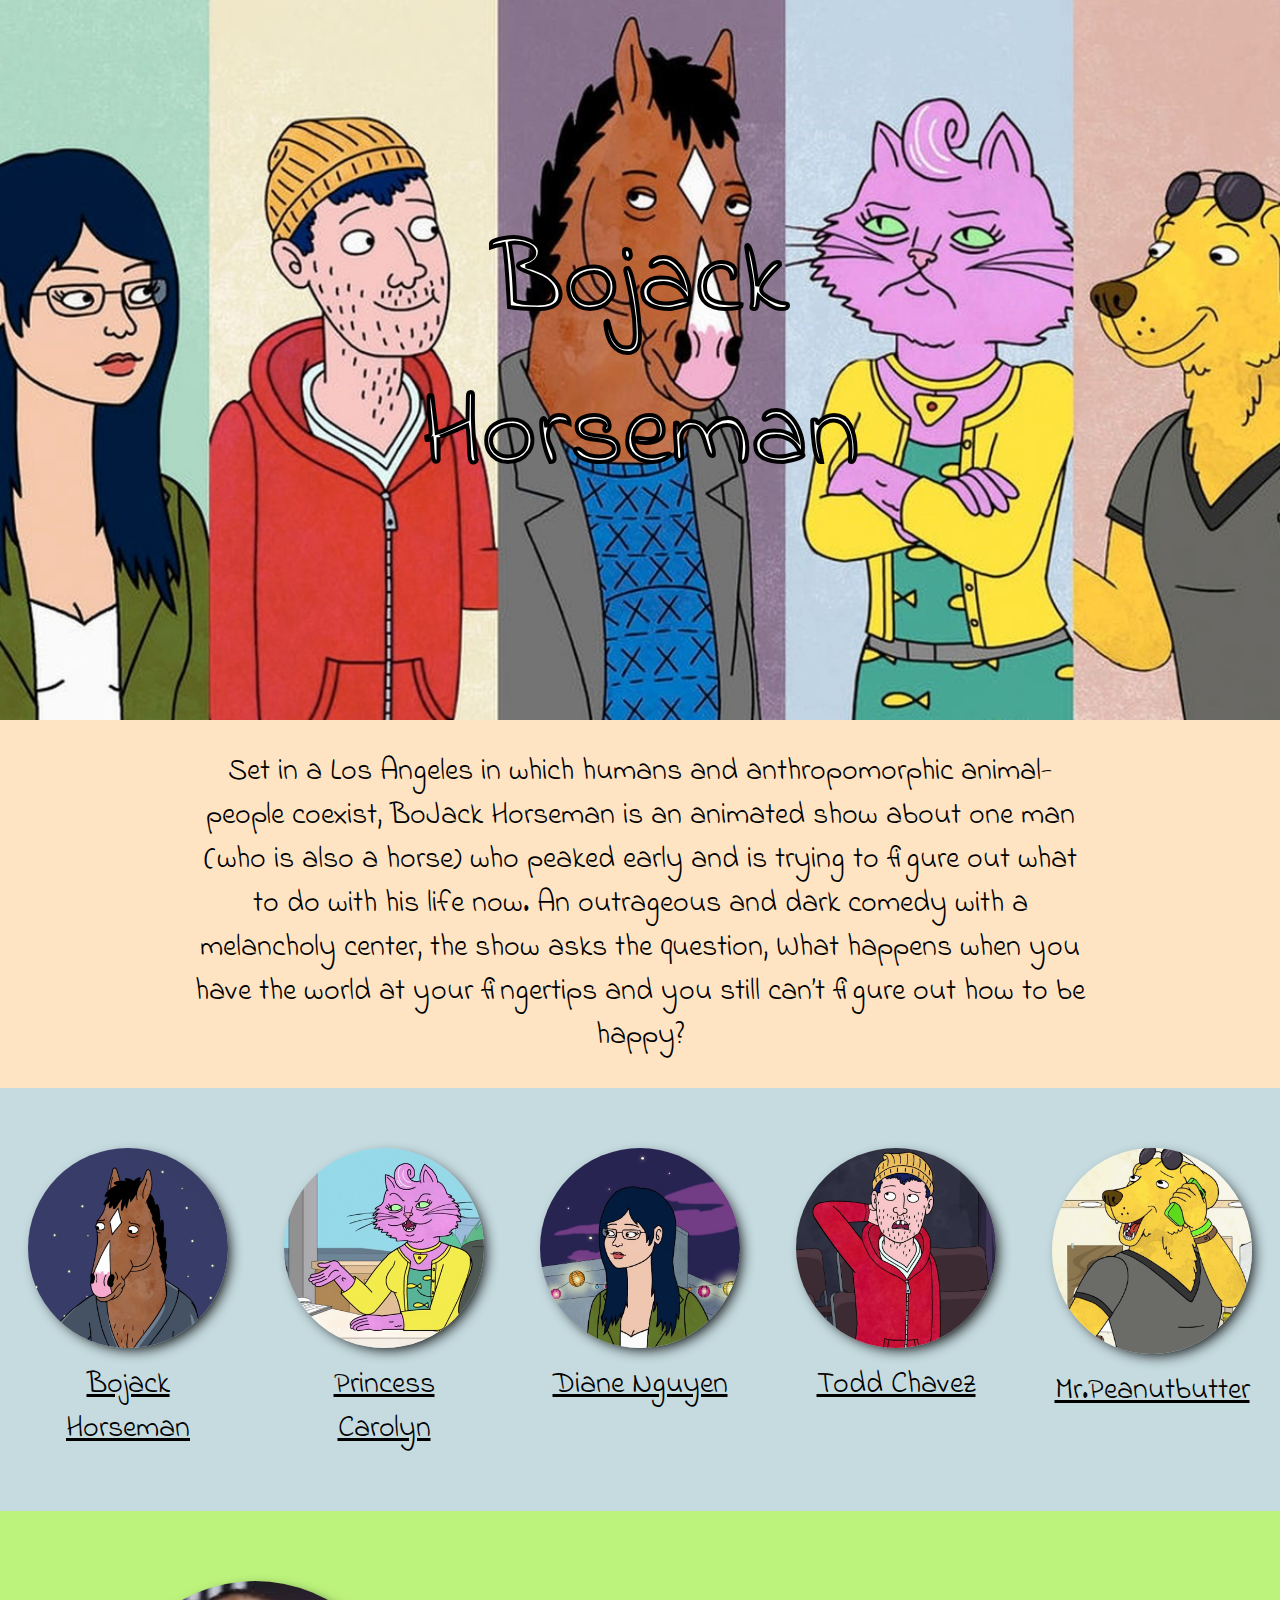
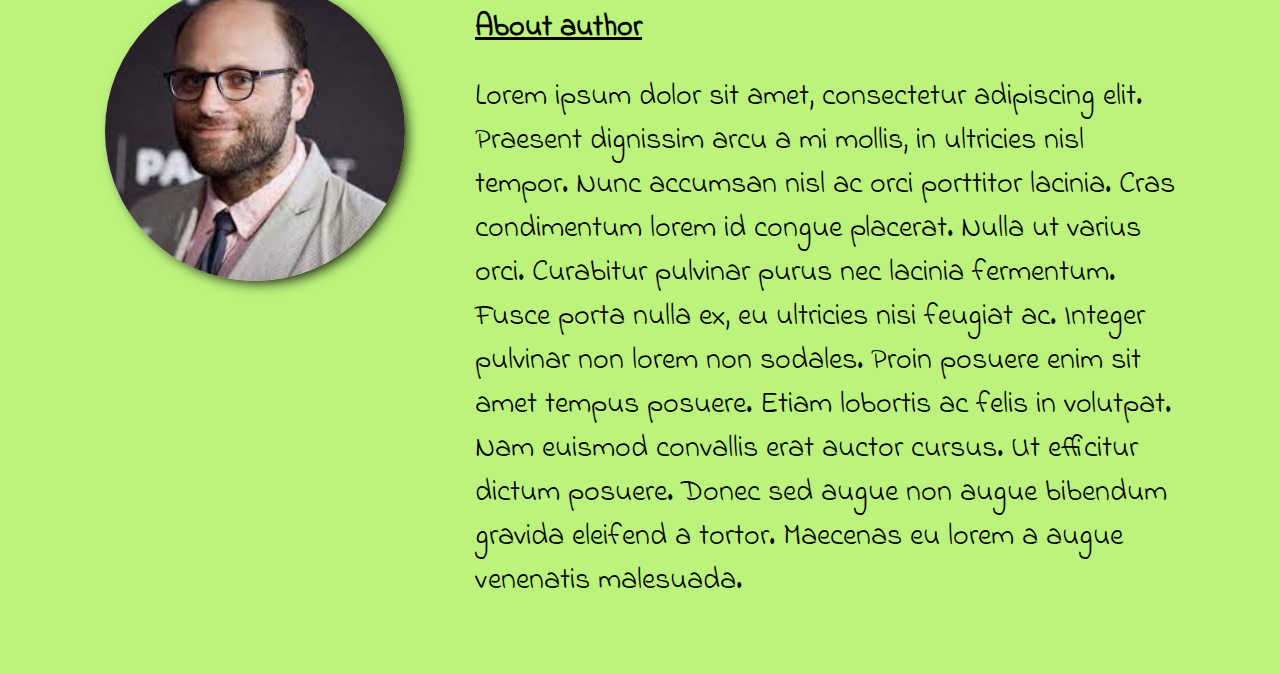
<file: index.html>
<!DOCTYPE html>
<html lang="en">
  <head>
    <meta charset="UTF-8" />
    <meta http-equiv="X-UA-Compatible" content="IE=edge" />
    <meta name="viewport" content="width=device-width, initial-scale=1.0" />
    <link rel="stylesheet" href="style.css" />
    <title>Bojack Horseman</title>
    <link rel="preconnect" href="https://fonts.gstatic.com" />
    <link
      href="https://fonts.googleapis.com/css2?family=Indie+Flower&display=swap"
      rel="stylesheet"
    />
  </head>
  <body>
    <div class="container">
      <img class="coverbig" src="svi.jpg" alt="" />
      <div class="centered">Bojack Horseman</div>
    </div>
    <div class="introcontainer">
      <div class="introtext">
        Set in a Los Angeles in which humans and anthropomorphic animal-people
        coexist, BoJack Horseman is an animated show about one man (who is also
        a horse) who peaked early and is trying to figure out what to do with
        his life now. An outrageous and dark comedy with a melancholy center,
        the show asks the question, What happens when you have the world at your
        fingertips and you still can’t figure out how to be happy?
      </div>
    </div>
    <div class="charactercontainer">
      <div class="character">
        <a href="Bojack.html">
          <img src="Bojack1.jpg" alt="" class="characterphoto" />
          <div class="charactername">Bojack Horseman</div>
        </a>
      </div>

      <div class="character">
        <a href="PrincessCarolyn.html"
          ><img src="PrincessCarolyn1.png" alt="" class="characterphoto"
        /></a>
        <div class="charactername">
          <a href="PrincessCarolyn.html">Princess Carolyn</a>
        </div>
      </div>

      <div class="character">
        <a href="Diane.html">
          <img src="Diane1.jpg" alt="" class="characterphoto"
        /></a>
        <div class="charactername">
          <a href="Diane.html">Diane Nguyen</a>
        </div>
      </div>

      <div class="character">
        <a href="Todd.html"
          ><img src="Todd1.webp" alt="" class="characterphoto"
        /></a>
        <div class="charactername">
          <a href="Todd.html">Todd Chavez</a>
        </div>
      </div>

      <div class="character">
        <a href="Mr.Peanutbutter.html">
          <img src="MrPeanutbutter1.png" alt="" class="characterphoto"
        /></a>
        <div class="charactername">
          <a href="Mr.Peanutbutter.html">Mr.Peanutbutter</a>
        </div>
      </div>
    </div>
    <div class="aboutauthorcontainer">
      <img src="author.jpg" class="aboutauthorimage" alt="" />
      <div class="aboutauthortxt">
        <h2 style="font-size: 30px;"> About author </h2>
        Lorem ipsum dolor sit amet, consectetur adipiscing elit. Praesent
        dignissim arcu a mi mollis, in ultricies nisl tempor. Nunc accumsan nisl
        ac orci porttitor lacinia. Cras condimentum lorem id congue placerat.
        Nulla ut varius orci. Curabitur pulvinar purus nec lacinia fermentum.
        Fusce porta nulla ex, eu ultricies nisi feugiat ac. Integer pulvinar non
        lorem non sodales. Proin posuere enim sit amet tempus posuere. Etiam
        lobortis ac felis in volutpat. Nam euismod convallis erat auctor cursus.
        Ut efficitur dictum posuere. Donec sed augue non augue bibendum gravida
        eleifend a tortor. Maecenas eu lorem a augue venenatis malesuada.
      </div>
    </div>
  </body>
</html>
</file>
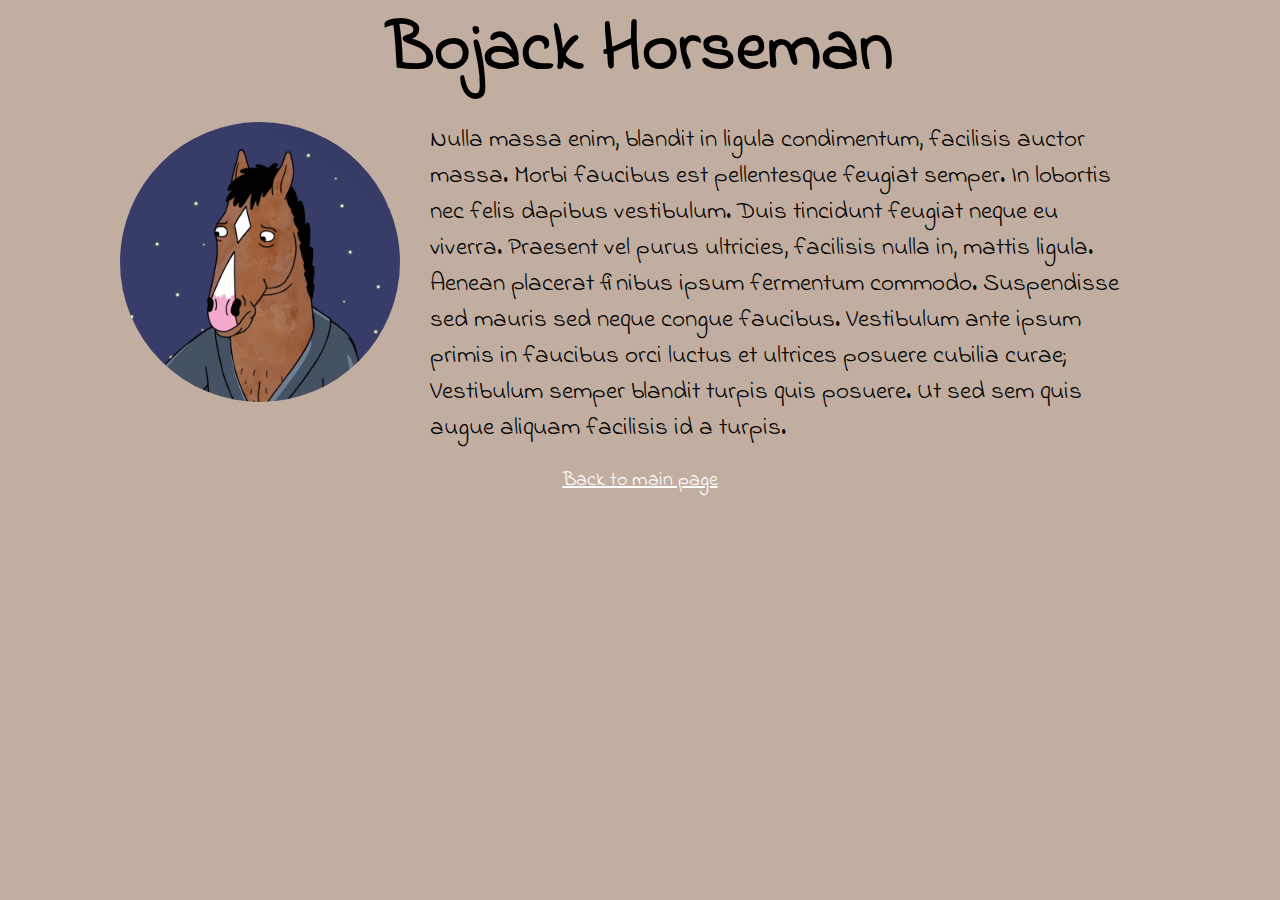
<file: Bojack.html>
<!DOCTYPE html>
<html lang="en">
  <head>
    <meta charset="UTF-8" />
    <meta http-equiv="X-UA-Compatible" content="IE=edge" />
    <meta name="viewport" content="width=device-width, initial-scale=1.0" />
    <title>About Character</title>
    <link rel="stylesheet" href="character.css" />
    <link
      href="https://fonts.googleapis.com/css2?family=Indie+Flower&display=swap"
      rel="stylesheet"
    />
  </head>
  <body id="bojackcolorpage">
    <h1>Bojack Horseman</h1>
    <div class="aboutchcontainer">
      <img class="aboutchphoto" src="Bojack1.jpg" alt="" />
      <div class="aboutchtext">
        Nulla massa enim, blandit in ligula condimentum, facilisis auctor massa.
        Morbi faucibus est pellentesque feugiat semper. In lobortis nec felis
        dapibus vestibulum. Duis tincidunt feugiat neque eu viverra. Praesent
        vel purus ultricies, facilisis nulla in, mattis ligula. Aenean placerat
        finibus ipsum fermentum commodo. Suspendisse sed mauris sed neque congue
        faucibus. Vestibulum ante ipsum primis in faucibus orci luctus et
        ultrices posuere cubilia curae; Vestibulum semper blandit turpis quis
        posuere. Ut sed sem quis augue aliquam facilisis id a turpis.
      </div>
    </div>
    <a href="index.html" class="linkmain">Back to main page</a>
  </body>
</html>
</file>
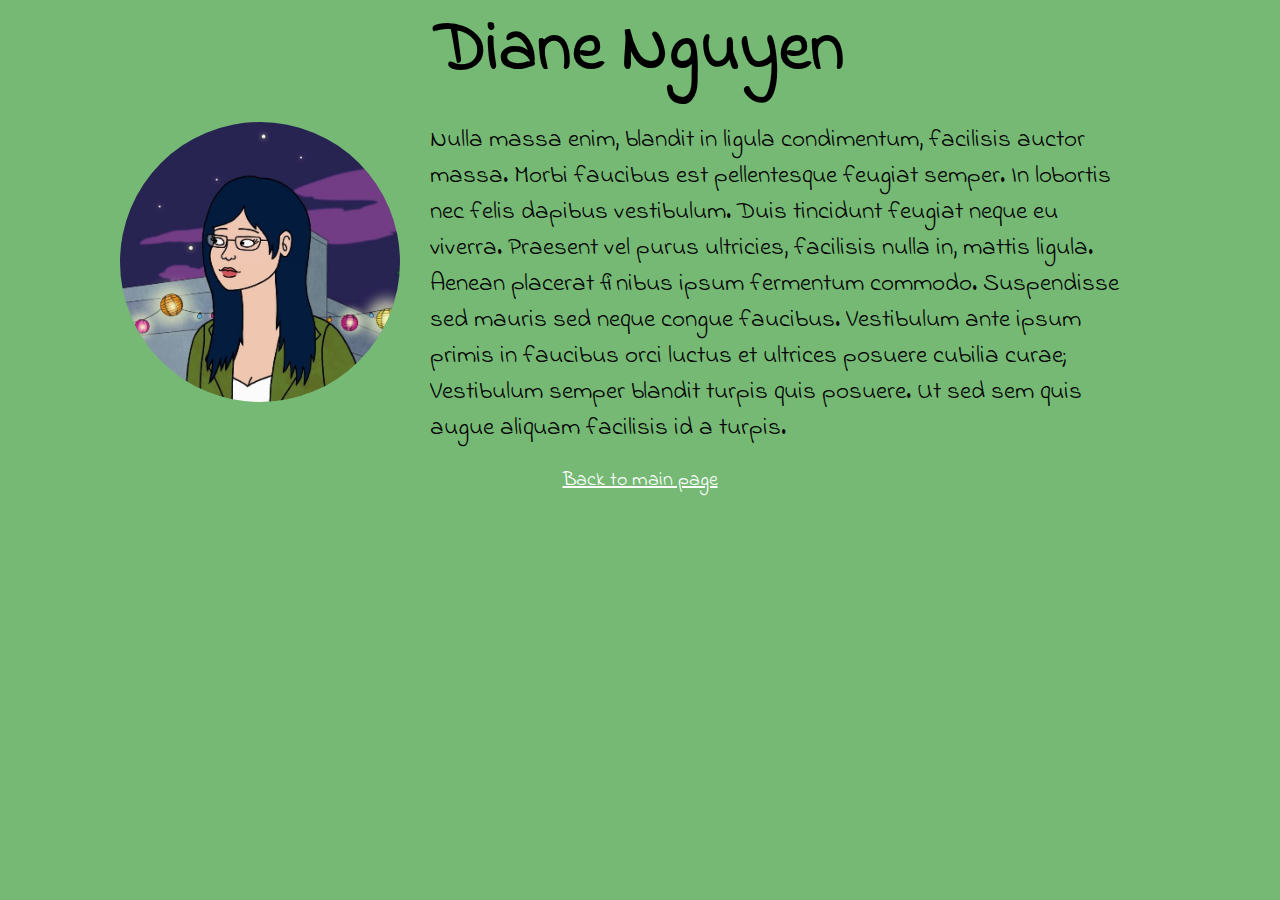
<file: Diane.html>
<!DOCTYPE html>
<html lang="en">
  <head>
    <meta charset="UTF-8" />
    <meta http-equiv="X-UA-Compatible" content="IE=edge" />
    <meta name="viewport" content="width=device-width, initial-scale=1.0" />
    <title>About Character</title>
    <link rel="stylesheet" href="character.css" />
    <link
      href="https://fonts.googleapis.com/css2?family=Indie+Flower&display=swap"
      rel="stylesheet"
    />
  </head>
  <body id="dianecolorpage">
    <h1>Diane Nguyen</h1>
    <div class="aboutchcontainer">
      <img class="aboutchphoto" src="Diane1.jpg" alt="" />
      <div class="aboutchtext">
        Nulla massa enim, blandit in ligula condimentum, facilisis auctor massa.
        Morbi faucibus est pellentesque feugiat semper. In lobortis nec felis
        dapibus vestibulum. Duis tincidunt feugiat neque eu viverra. Praesent
        vel purus ultricies, facilisis nulla in, mattis ligula. Aenean placerat
        finibus ipsum fermentum commodo. Suspendisse sed mauris sed neque congue
        faucibus. Vestibulum ante ipsum primis in faucibus orci luctus et
        ultrices posuere cubilia curae; Vestibulum semper blandit turpis quis
        posuere. Ut sed sem quis augue aliquam facilisis id a turpis.
      </div>
    </div>
    <a href="index.html" class="linkmain">Back to main page</a>
  </body>
</html>
</file>
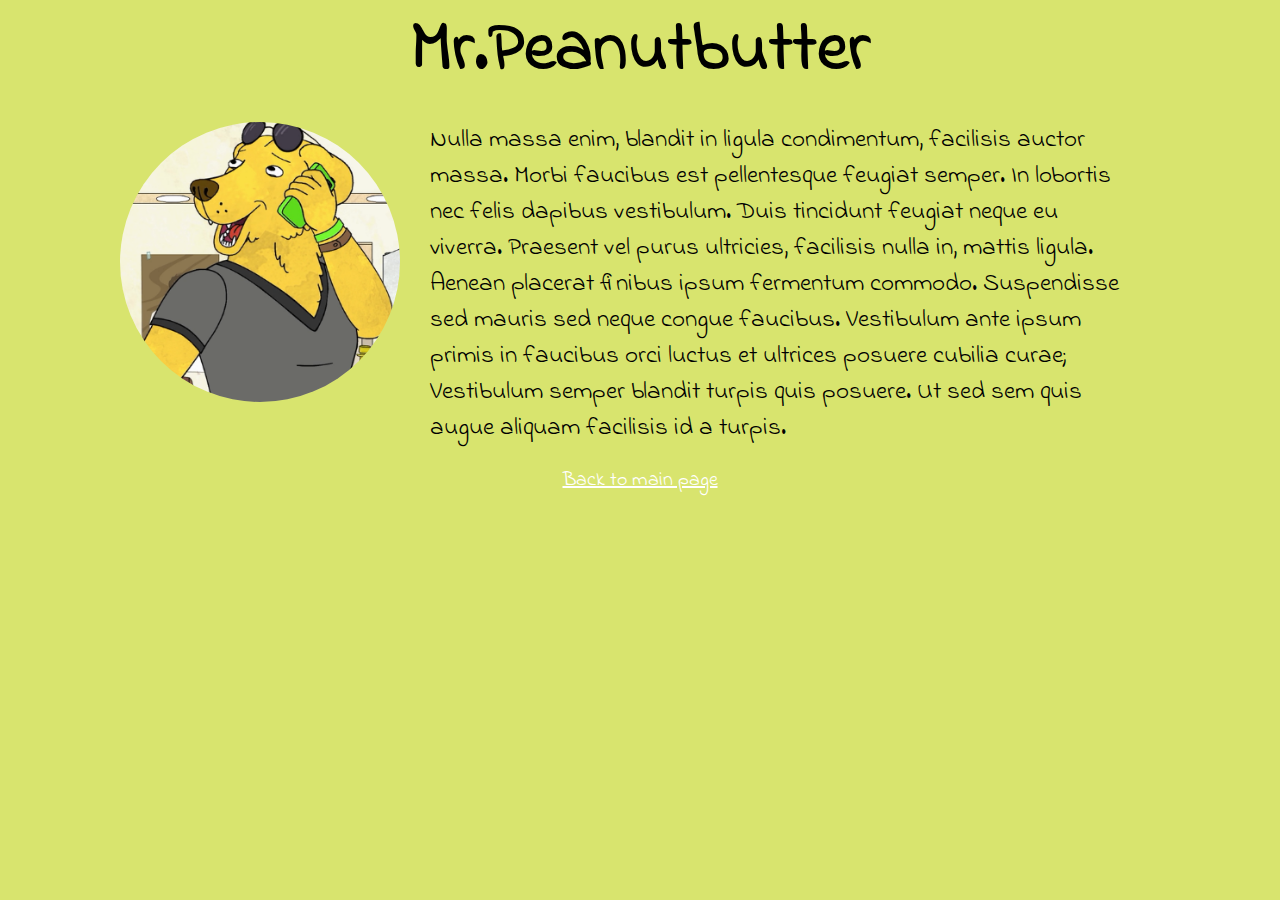
<file: Mr.Peanutbutter.html>
<!DOCTYPE html>
<html lang="en">
  <head>
    <meta charset="UTF-8" />
    <meta http-equiv="X-UA-Compatible" content="IE=edge" />
    <meta name="viewport" content="width=device-width, initial-scale=1.0" />
    <title>About Character</title>
    <link rel="stylesheet" href="character.css" />
    <link
      href="https://fonts.googleapis.com/css2?family=Indie+Flower&display=swap"
      rel="stylesheet"
    />
  </head>
  <body id="mrpcolorpage">
    <h1>Mr.Peanutbutter</h1>
    <div class="aboutchcontainer">
      <img class="aboutchphoto" src="MrPeanutbutter1.png" alt="" />
      <div class="aboutchtext">
        Nulla massa enim, blandit in ligula condimentum, facilisis auctor massa.
        Morbi faucibus est pellentesque feugiat semper. In lobortis nec felis
        dapibus vestibulum. Duis tincidunt feugiat neque eu viverra. Praesent
        vel purus ultricies, facilisis nulla in, mattis ligula. Aenean placerat
        finibus ipsum fermentum commodo. Suspendisse sed mauris sed neque congue
        faucibus. Vestibulum ante ipsum primis in faucibus orci luctus et
        ultrices posuere cubilia curae; Vestibulum semper blandit turpis quis
        posuere. Ut sed sem quis augue aliquam facilisis id a turpis.
      </div>
    </div>
    <a href="index.html" class="linkmain">Back to main page</a>
  </body>
</html>
</file>
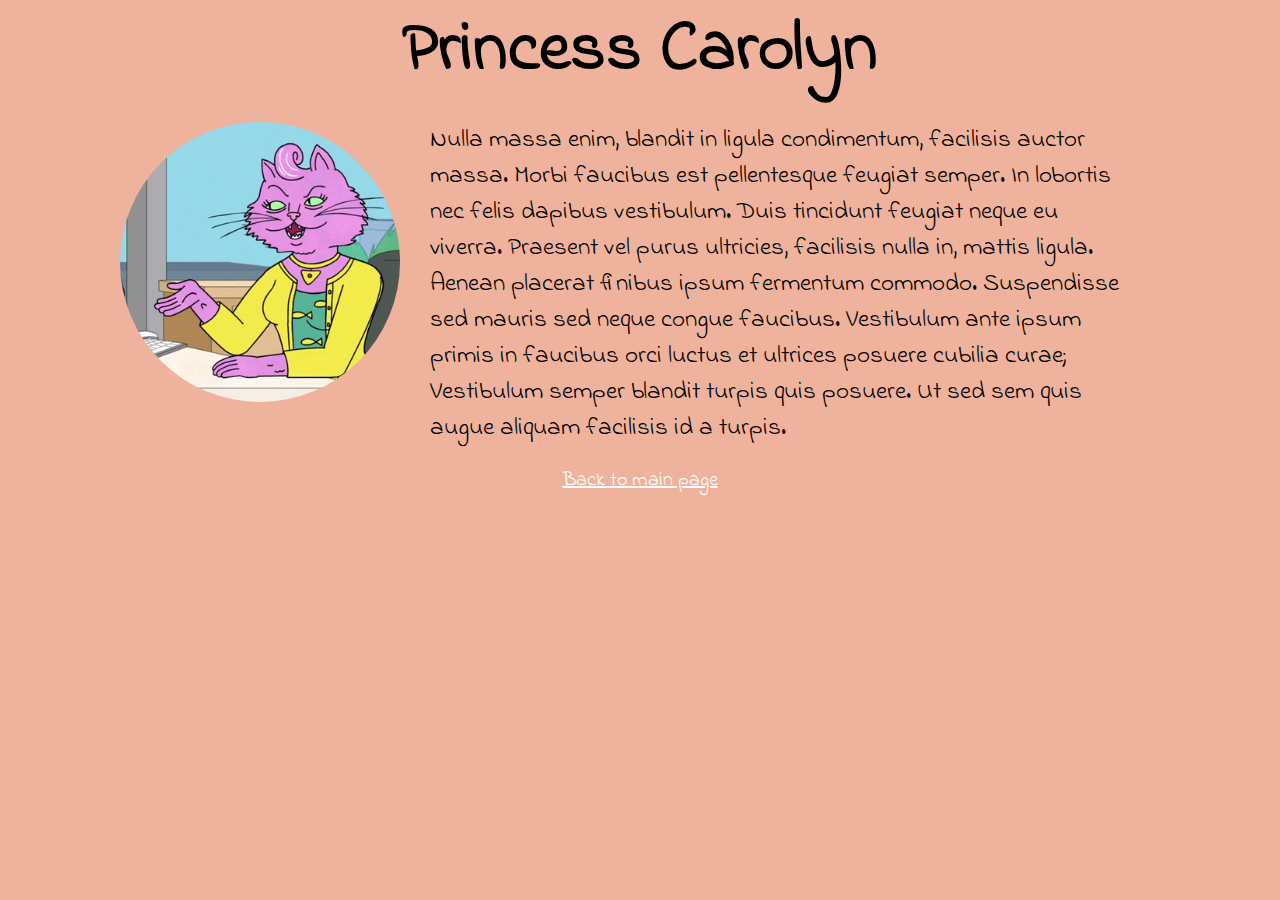
<file: PrincessCarolyn.html>
<!DOCTYPE html>
<html lang="en">
  <head>
    <meta charset="UTF-8" />
    <meta http-equiv="X-UA-Compatible" content="IE=edge" />
    <meta name="viewport" content="width=device-width, initial-scale=1.0" />
    <title>About Character</title>
    <link rel="stylesheet" href="character.css" />
    <link
      href="https://fonts.googleapis.com/css2?family=Indie+Flower&display=swap"
      rel="stylesheet"
    />
  </head>
  <body id="pccolorpage">
    <h1>Princess Carolyn</h1>
    <div class="aboutchcontainer">
      <img class="aboutchphoto" src="PrincessCarolyn1.png" alt="" />
      <div class="aboutchtext">
        Nulla massa enim, blandit in ligula condimentum, facilisis auctor massa.
        Morbi faucibus est pellentesque feugiat semper. In lobortis nec felis
        dapibus vestibulum. Duis tincidunt feugiat neque eu viverra. Praesent
        vel purus ultricies, facilisis nulla in, mattis ligula. Aenean placerat
        finibus ipsum fermentum commodo. Suspendisse sed mauris sed neque congue
        faucibus. Vestibulum ante ipsum primis in faucibus orci luctus et
        ultrices posuere cubilia curae; Vestibulum semper blandit turpis quis
        posuere. Ut sed sem quis augue aliquam facilisis id a turpis.
      </div>
    </div>
  <a href="index.html" class="linkmain">Back to main page</a> 
  </body>
</html>
</file>
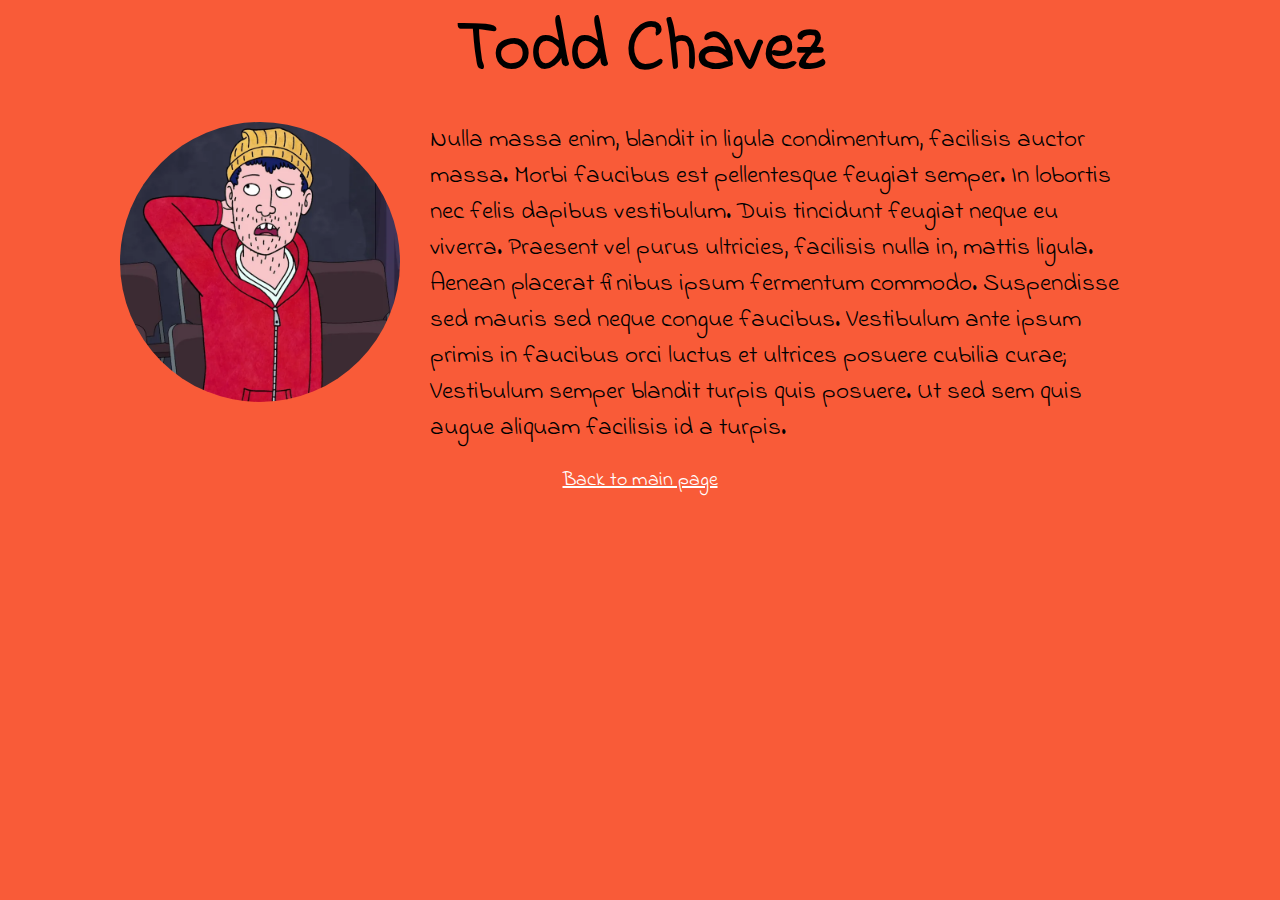
<file: Todd.html>
<!DOCTYPE html>
<html lang="en">
  <head>
    <meta charset="UTF-8" />
    <meta http-equiv="X-UA-Compatible" content="IE=edge" />
    <meta name="viewport" content="width=device-width, initial-scale=1.0" />
    <title>About Character</title>
    <link rel="stylesheet" href="character.css" />
    <link
      href="https://fonts.googleapis.com/css2?family=Indie+Flower&display=swap"
      rel="stylesheet"
    />
  </head>
  <body id="toddcolorpage">
    <h1>Todd Chavez</h1>
    <div class="aboutchcontainer">
      <img class="aboutchphoto" src="Todd1.webp" alt="" />
      <div class="aboutchtext">
        Nulla massa enim, blandit in ligula condimentum, facilisis auctor massa.
        Morbi faucibus est pellentesque feugiat semper. In lobortis nec felis
        dapibus vestibulum. Duis tincidunt feugiat neque eu viverra. Praesent
        vel purus ultricies, facilisis nulla in, mattis ligula. Aenean placerat
        finibus ipsum fermentum commodo. Suspendisse sed mauris sed neque congue
        faucibus. Vestibulum ante ipsum primis in faucibus orci luctus et
        ultrices posuere cubilia curae; Vestibulum semper blandit turpis quis
        posuere. Ut sed sem quis augue aliquam facilisis id a turpis.
      </div>
    </div>
    <a href="index.html" class="linkmain">Back to main page</a>
  </body>
</html>
</file>
<file: style.css>
body {
  margin: 0;
  padding: 0;
}
.coverbig {
  width: 100%;
  display: block;
}
.container {
  position: relative;
  text-align: center;
  color: white;
}

.centered {
  position: absolute;
  top: 50%;
  left: 50%;
  transform: translate(-50%, -50%);
  font-family: Indie Flower;
  font-size: 105px;
  -webkit-text-stroke: 4px black;
}

.introtext {
  font-family: Indie Flower;
  font-size: 30px;
  text-align: center;
  width: 900px;
  margin: auto;
  padding: 30px 20px;
}

.characterphoto {
  width: 200px;
  border-radius: 50%;
  box-shadow: 5px 5px 14px -4px #000000;
}

.charactercontainer {
  display: flex;
  flex-direction: row;
  justify-content: space-around;
  padding: 30px 0px;
  background-color: #c5dbe0;
}

.charactername {
  text-align: center;
}

.introcontainer {
  display: flex;
  background-color: bisque;
}

.character {
  padding: 30px 0px;
  width: 200px;
}

a {
  color: black;
  font-family: Indie Flower;
  font-size: 30px;
}

.aboutauthorcontainer {
  background-color: #bcf37c;
  display: flex;
  justify-content: space-around;
  padding: 70px;
}

.aboutauthorimage {
  border-radius: 50%;
  width: 300px;
  height: 300px;
  box-shadow: 5px 5px 14px -4px #000000;
}

.aboutauthortxt {
  width: 700px;
  font-family: Indie Flower;
  font-size: 30px;
}

h2{
  text-decoration: underline;
}

@media (max-width: 450px) {
  .centered {
    font-size: 50px;
    -webkit-text-stroke: 2px black;
  }

  .introtext {
    width: auto;
    font-size: 20px;
  }

  .charactercontainer {
    flex-direction: column;
    align-items: center;
  }

  .aboutauthorcontainer {
    flex-direction: column;
    align-items: center;
  }

  .aboutauthorimage {
    width: 200px;
    height: 200px;
  }

  .aboutauthortxt {
    width: auto;
  }
}
</file>
<file: character.css>
h1 {
  font-family: Indie Flower;
  font-size: 70px;
  margin: 0;
  text-align: center;
}
body {
  margin: 0;
  padding: 0;
}

img {
  border-radius: 50%;
  width: 280px;
  height: 280px;
}

.aboutchcontainer {
  padding: 20px;
  display: flex;
  justify-content: center;
}

.aboutchimage {
  align-self: flex-start;
  padding: 10px;
}

.aboutchtext {
  flex: 0 1 auto;
  padding: 0 30px;
  font-size: 25px;
  font-family: Indie Flower;
  width: 700px;
}
#bojackcolorpage {
  background-color: #c1aea1;
}

#pccolorpage {
  background-color: #efb29c;
}

#dianecolorpage {
  background-color: #75b975;
}
#mrpcolorpage {
  background-color: #d8e46e;
}
#toddcolorpage {
  background-color: #f95b38;
}

@media (max-width: 450px) {
  h1 {
    font-size: 40px;
  }

  img {
    width: 200px;
    height: 200px;
    padding-bottom: 20px;
  }

  .aboutchcontainer {
    align-items: center;
    flex-direction: column;
    width: auto;
  }

  .aboutchtext {
    width: auto;
  }
}

.linkmain {
  display: block;
  text-align: center;
  font-family: Indie Flower;
  color: white;
  font-size: 20px;
  padding-bottom: 20px;
}
</file>
